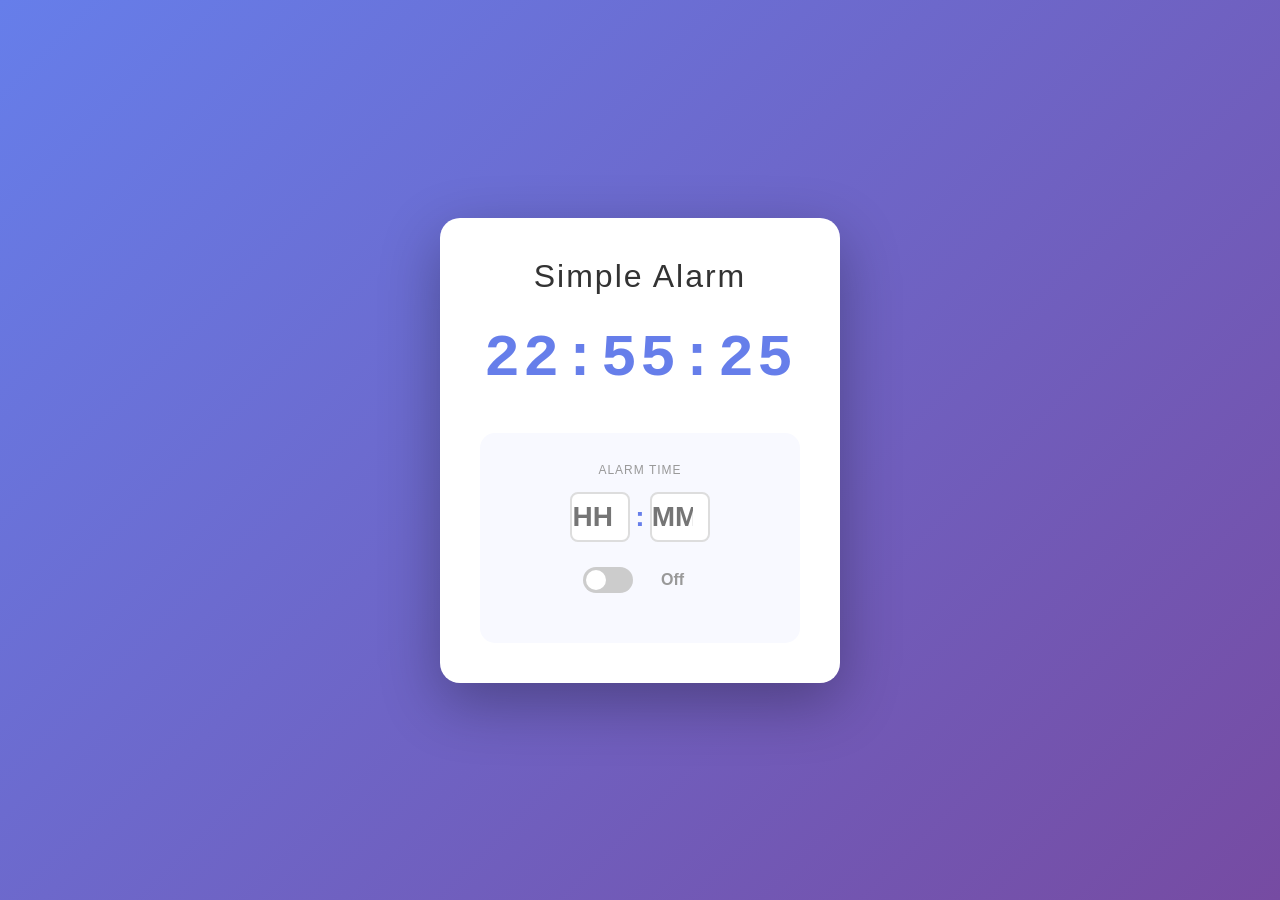
<file: index.html>
<!DOCTYPE html>
<html lang="ja">
<head>
    <meta charset="UTF-8">
    <meta name="viewport" content="width=device-width, initial-scale=1.0">
    <title>Simple Alarm App</title>
    <link rel="stylesheet" href="styles.css">
</head>
<body>
    <div class="container">
        <h1>Simple Alarm</h1>

        <div class="current-time" id="currentTime">00:00:00</div>

        <div class="alarm-section">
            <div class="alarm-label">Alarm Time</div>
            <div class="time-inputs">
                <input type="number" id="hourInput" min="0" max="23" placeholder="HH">
                <span class="colon">:</span>
                <input type="number" id="minuteInput" min="0" max="59" placeholder="MM">
            </div>

            <div class="toggle-section">
                <label class="toggle-label">
                    <input type="checkbox" id="alarmToggle">
                    <span class="toggle-slider"></span>
                </label>
                <span class="alarm-status" id="alarmStatus">Off</span>
            </div>

            <button class="stop-button" id="stopButton" style="display: none;">Stop Alarm</button>
        </div>
    </div>

    <script src="script.js"></script>
</body>
</html>
</file>
<file: styles.css>
* {
    margin: 0;
    padding: 0;
    box-sizing: border-box;
}

body {
    font-family: 'Segoe UI', Tahoma, Geneva, Verdana, sans-serif;
    background: linear-gradient(135deg, #667eea 0%, #764ba2 100%);
    min-height: 100vh;
    display: flex;
    justify-content: center;
    align-items: center;
}

.container {
    background: white;
    border-radius: 20px;
    box-shadow: 0 20px 60px rgba(0, 0, 0, 0.3);
    padding: 40px;
    text-align: center;
    width: 100%;
    max-width: 400px;
}

h1 {
    font-size: 32px;
    color: #333;
    margin-bottom: 30px;
    font-weight: 300;
    letter-spacing: 2px;
}

.current-time {
    font-size: 60px;
    color: #667eea;
    font-weight: bold;
    margin-bottom: 40px;
    font-family: 'Courier New', monospace;
    letter-spacing: 3px;
}

.alarm-section {
    background: #f8f9ff;
    border-radius: 15px;
    padding: 30px;
}

.alarm-label {
    font-size: 12px;
    color: #999;
    text-transform: uppercase;
    letter-spacing: 1px;
    margin-bottom: 15px;
}

.time-inputs {
    display: flex;
    justify-content: center;
    align-items: center;
    gap: 5px;
    margin-bottom: 25px;
}

.time-inputs input {
    width: 60px;
    height: 50px;
    font-size: 28px;
    text-align: center;
    border: 2px solid #ddd;
    border-radius: 8px;
    color: #333;
    font-weight: bold;
}

.time-inputs input:focus {
    outline: none;
    border-color: #667eea;
    box-shadow: 0 0 0 3px rgba(102, 126, 234, 0.1);
}

.colon {
    font-size: 28px;
    font-weight: bold;
    color: #667eea;
}

.toggle-section {
    display: flex;
    justify-content: center;
    align-items: center;
    gap: 15px;
    margin-bottom: 20px;
}

.toggle-label {
    position: relative;
    display: inline-block;
    width: 50px;
    height: 26px;
}

.toggle-label input {
    opacity: 0;
    width: 0;
    height: 0;
}

.toggle-slider {
    position: absolute;
    cursor: pointer;
    top: 0;
    left: 0;
    right: 0;
    bottom: 0;
    background-color: #ccc;
    transition: 0.4s;
    border-radius: 26px;
}

.toggle-slider:before {
    position: absolute;
    content: "";
    height: 20px;
    width: 20px;
    left: 3px;
    bottom: 3px;
    background-color: white;
    transition: 0.4s;
    border-radius: 50%;
}

input:checked + .toggle-slider {
    background-color: #667eea;
}

input:checked + .toggle-slider:before {
    transform: translateX(24px);
}

.alarm-status {
    font-size: 16px;
    font-weight: bold;
    color: #999;
    min-width: 50px;
}

.stop-button {
    width: 100%;
    padding: 12px;
    font-size: 16px;
    font-weight: bold;
    color: white;
    background: linear-gradient(135deg, #667eea 0%, #764ba2 100%);
    border: none;
    border-radius: 8px;
    cursor: pointer;
    transition: transform 0.2s, box-shadow 0.2s;
}

.stop-button:hover {
    transform: translateY(-2px);
    box-shadow: 0 10px 20px rgba(102, 126, 234, 0.3);
}

.stop-button:active {
    transform: translateY(0);
}

@media (max-width: 600px) {
    .container {
        padding: 20px;
        margin: 20px;
    }

    h1 {
        font-size: 24px;
    }

    .current-time {
        font-size: 48px;
    }

    .time-inputs input {
        width: 50px;
        height: 40px;
        font-size: 24px;
    }
}
</file>
